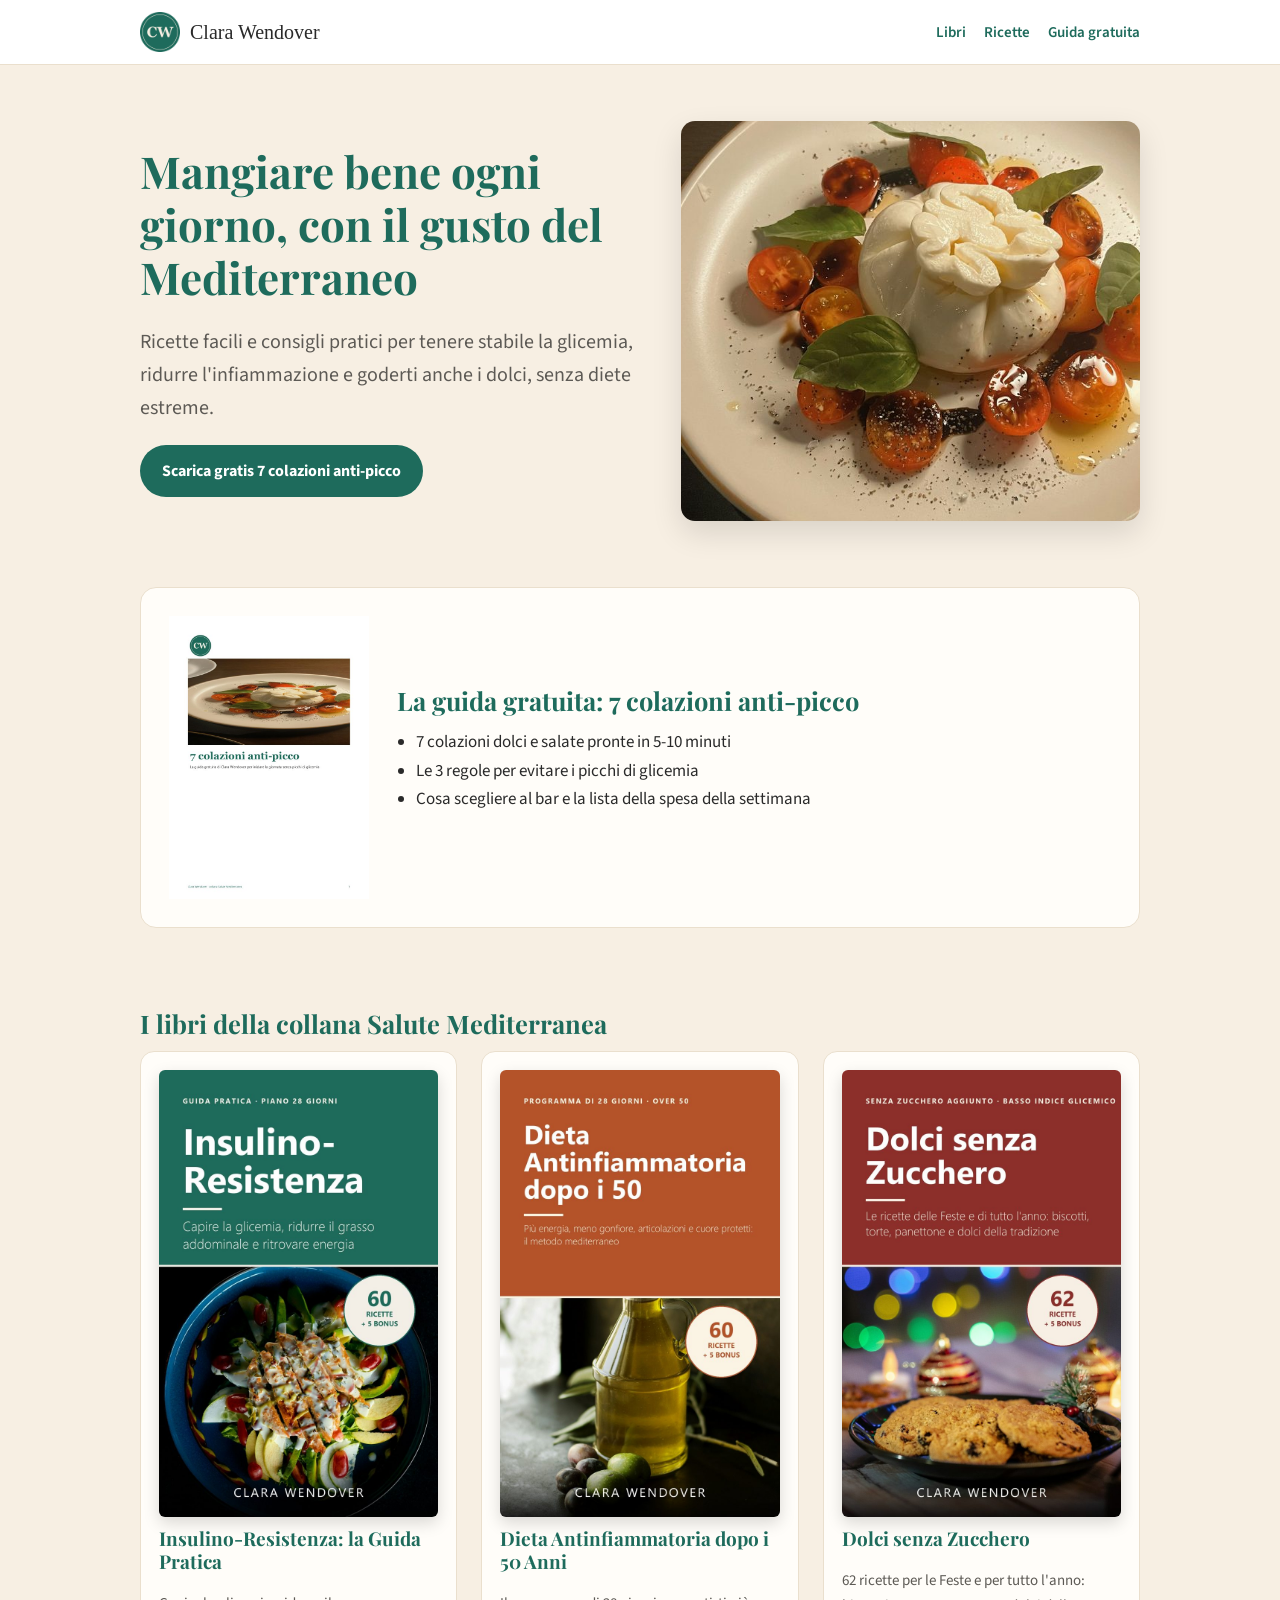
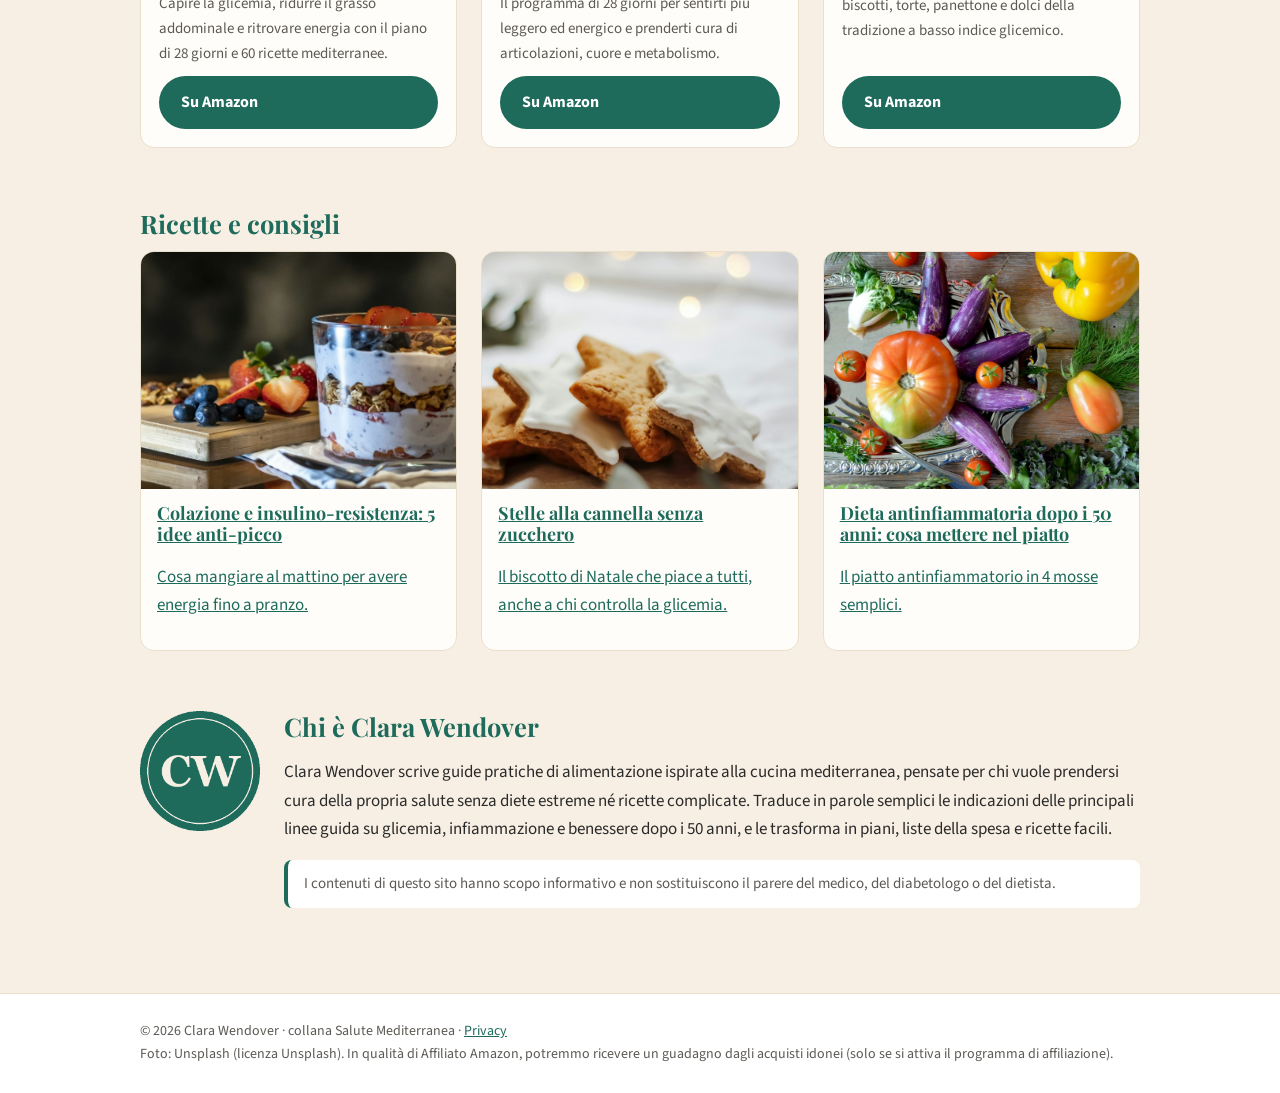
<file: index.html>
<!doctype html>
<html lang="it">
<head>
<meta charset="utf-8">
<meta name="viewport" content="width=device-width, initial-scale=1">
<title>Clara Wendover · Cucina mediterranea per glicemia, infiammazione e dolci senza zucchero</title>
<meta name="description" content="Ricette mediterranee e consigli pratici per tenere stabile la glicemia, ridurre l'infiammazione e preparare dolci senza zucchero. Scarica gratis la guida 7 colazioni anti-picco.">
<link rel="icon" href="img/monogramma_CW_400.png">
<link rel="preconnect" href="https://fonts.googleapis.com">
<link href="https://fonts.googleapis.com/css2?family=Playfair+Display:wght@600;700&family=Source+Sans+3:wght@400;600;700&display=swap" rel="stylesheet">
<link rel="stylesheet" href="style.css">
<meta property="og:title" content="Clara Wendover · Salute Mediterranea">
<meta property="og:description" content="Scarica gratis: 7 colazioni anti-picco">
<meta property="og:image" content="img/foto_ricette.jpg">
<!-- MailerLite Universal -->
<script>
(function(w,d,e,u,f,l,n){w[f]=w[f]||function(){(w[f].q=w[f].q||[])
.push(arguments);},l=d.createElement(e),l.async=1,l.src=u,
n=d.getElementsByTagName(e)[0],n.parentNode.insertBefore(l,n);})
(window,document,'script','https://assets.mailerlite.com/js/universal.js','ml');
ml('account', '2681092');
</script>
<!-- End MailerLite Universal -->
</head>
<body>
<header class="top"><div class="wrap">
  <a class="brand" href="index.html"><img src="img/monogramma_CW_400.png" alt="">Clara Wendover</a>
  <nav><a href="#libri">Libri</a><a href="#ricette">Ricette</a><a href="#guida">Guida gratuita</a></nav>
</div></header>

<main class="wrap">
  <div class="hero">
    <div>
      <h1>Mangiare bene ogni giorno, con il gusto del Mediterraneo</h1>
      <p class="lead">Ricette facili e consigli pratici per tenere stabile la glicemia, ridurre l'infiammazione e goderti anche i dolci, senza diete estreme.</p>
      <a class="btn" href="#guida">Scarica gratis 7 colazioni anti-picco</a>
    </div>
    <img src="img/foto_ricette.jpg" alt="Piatto mediterraneo con verdure e formaggio fresco">
  </div>

  <div class="gift" id="guida">
    <img src="img/copertina_omaggio.jpg" alt="Copertina della guida 7 colazioni anti-picco">
    <div>
      <h2>La guida gratuita: 7 colazioni anti-picco</h2>
      <ul>
        <li>7 colazioni dolci e salate pronte in 5-10 minuti</li>
        <li>Le 3 regole per evitare i picchi di glicemia</li>
        <li>Cosa scegliere al bar e la lista della spesa della settimana</li>
      </ul>
      <div class="signup ml-box">
        <div class="ml-embedded" data-form="xZcqhg"></div>
      </div>
    </div>
  </div>

  <section id="libri">
    <h2>I libri della collana Salute Mediterranea</h2>
    <div class="books">
      <div class="book"><img src="img/cop_insulino.jpg" alt="Copertina Insulino-Resistenza"><h3>Insulino-Resistenza: la Guida Pratica</h3><p>Capire la glicemia, ridurre il grasso addominale e ritrovare energia con il piano di 28 giorni e 60 ricette mediterranee.</p><a class="btn" href="https://www.amazon.it/dp/B0HLPDKLWP">Su Amazon</a></div>
      <div class="book"><img src="img/cop_antinfiammatoria.jpg" alt="Copertina Dieta Antinfiammatoria dopo i 50 Anni"><h3>Dieta Antinfiammatoria dopo i 50 Anni</h3><p>Il programma di 28 giorni per sentirti più leggero ed energico e prenderti cura di articolazioni, cuore e metabolismo.</p><a class="btn" href="https://www.amazon.it/dp/B0HLP7PF4T">Su Amazon</a></div>
      <div class="book"><img src="img/cop_dolci.jpg" alt="Copertina Dolci senza Zucchero"><h3>Dolci senza Zucchero</h3><p>62 ricette per le Feste e per tutto l'anno: biscotti, torte, panettone e dolci della tradizione a basso indice glicemico.</p><a class="btn" href="https://www.amazon.it/dp/B0HLXK3VVM">Su Amazon</a></div>
    </div>
  </section>

  <section id="ricette">
    <h2>Ricette e consigli</h2>
    <div class="posts">
      <a class="post" href="colazione-insulino-resistenza.html"><img src="img/foto_colazione.jpg" alt=""><div><h3>Colazione e insulino-resistenza: 5 idee anti-picco</h3><p>Cosa mangiare al mattino per avere energia fino a pranzo.</p></div></a>
      <a class="post" href="stelle-cannella-senza-zucchero.html"><img src="img/foto_zimtsterne.jpg" alt=""><div><h3>Stelle alla cannella senza zucchero</h3><p>Il biscotto di Natale che piace a tutti, anche a chi controlla la glicemia.</p></div></a>
      <a class="post" href="dieta-antinfiammatoria-dopo-50.html"><img src="img/foto_verdure.jpg" alt=""><div><h3>Dieta antinfiammatoria dopo i 50 anni: cosa mettere nel piatto</h3><p>Il piatto antinfiammatorio in 4 mosse semplici.</p></div></a>
    </div>
  </section>

  <section class="about" id="autrice">
    <img src="img/monogramma_CW_400.png" alt="Monogramma Clara Wendover" width="120">
    <div>
      <h2>Chi è Clara Wendover</h2>
      <p>Clara Wendover scrive guide pratiche di alimentazione ispirate alla cucina mediterranea, pensate per chi vuole prendersi cura della propria salute senza diete estreme né ricette complicate. Traduce in parole semplici le indicazioni delle principali linee guida su glicemia, infiammazione e benessere dopo i 50 anni, e le trasforma in piani, liste della spesa e ricette facili.</p>
      <p class="note">I contenuti di questo sito hanno scopo informativo e non sostituiscono il parere del medico, del diabetologo o del dietista.</p>
    </div>
  </section>
</main>

<footer><div class="wrap">
  © 2026 Clara Wendover · collana Salute Mediterranea · <a href="privacy.html">Privacy</a><br>
  Foto: Unsplash (licenza Unsplash). In qualità di Affiliato Amazon, potremmo ricevere un guadagno dagli acquisti idonei (solo se si attiva il programma di affiliazione).
</div></footer>
</body>
</html>
</file>
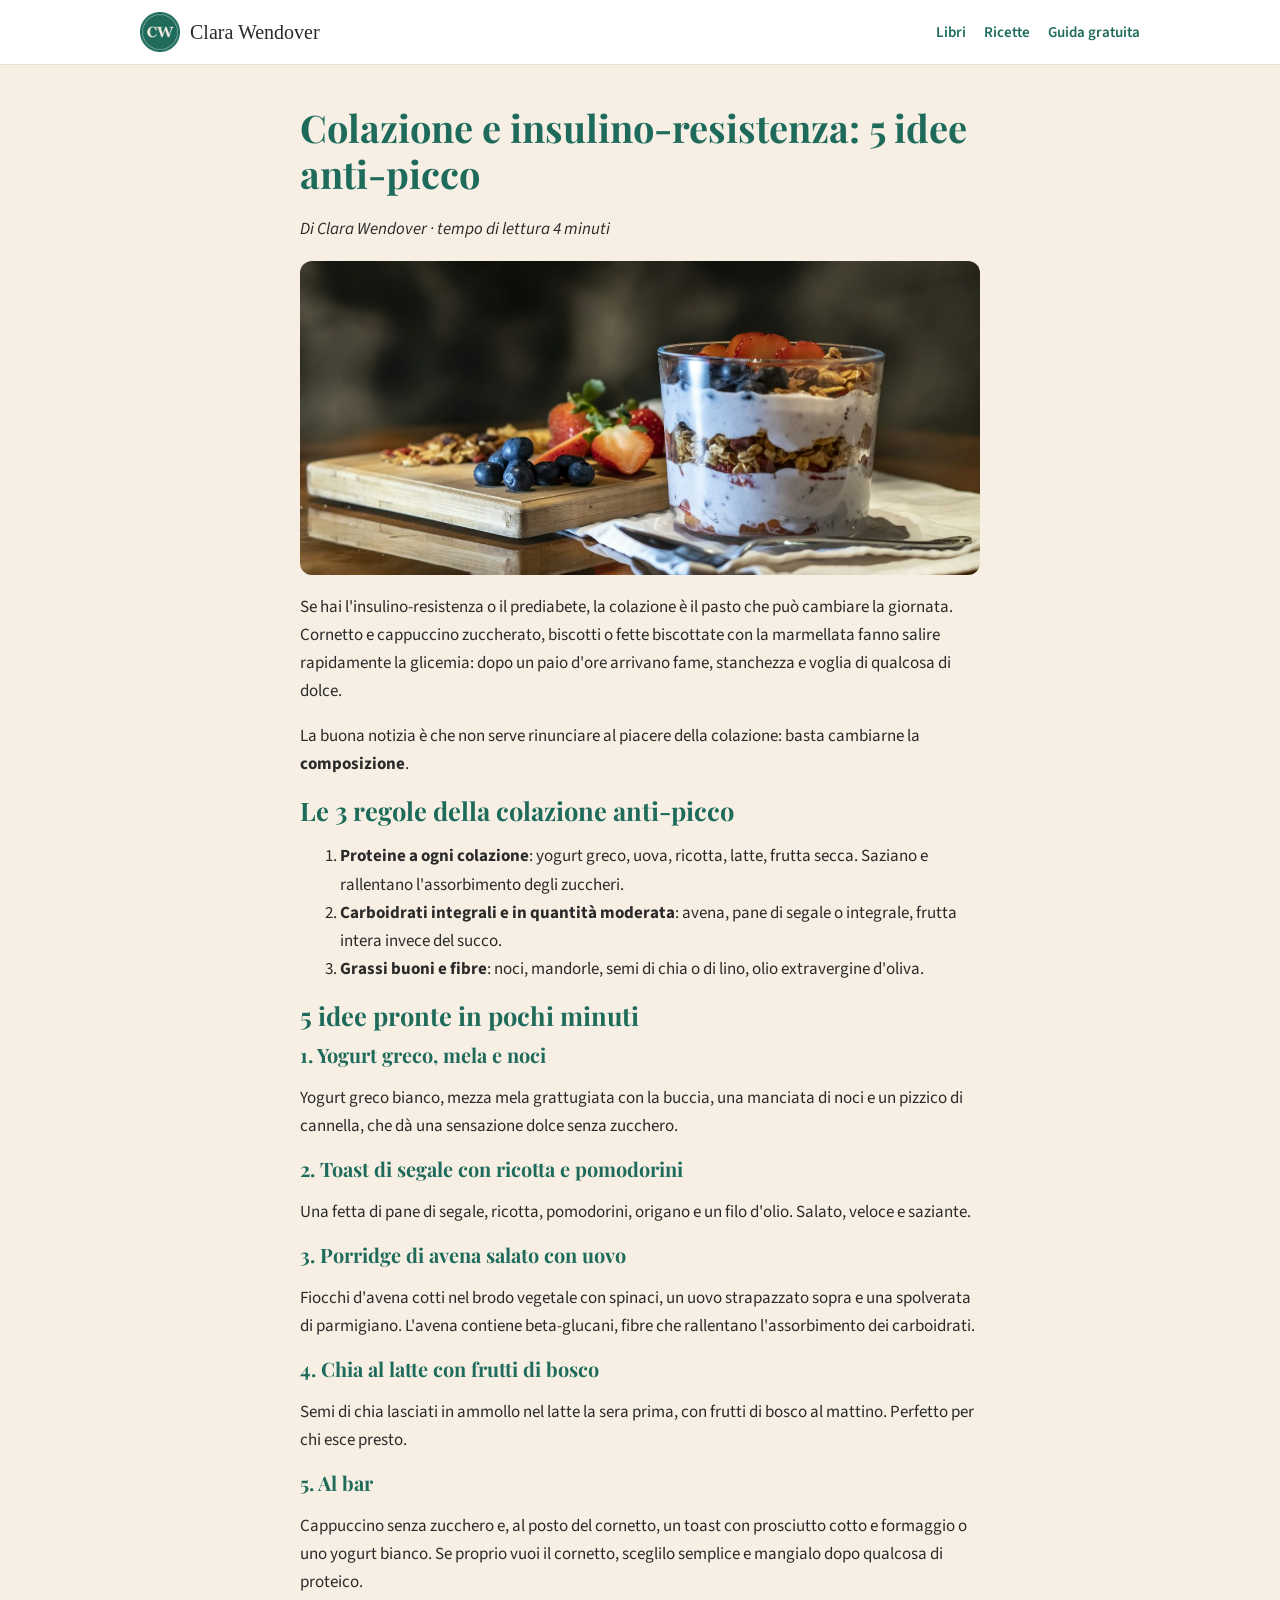
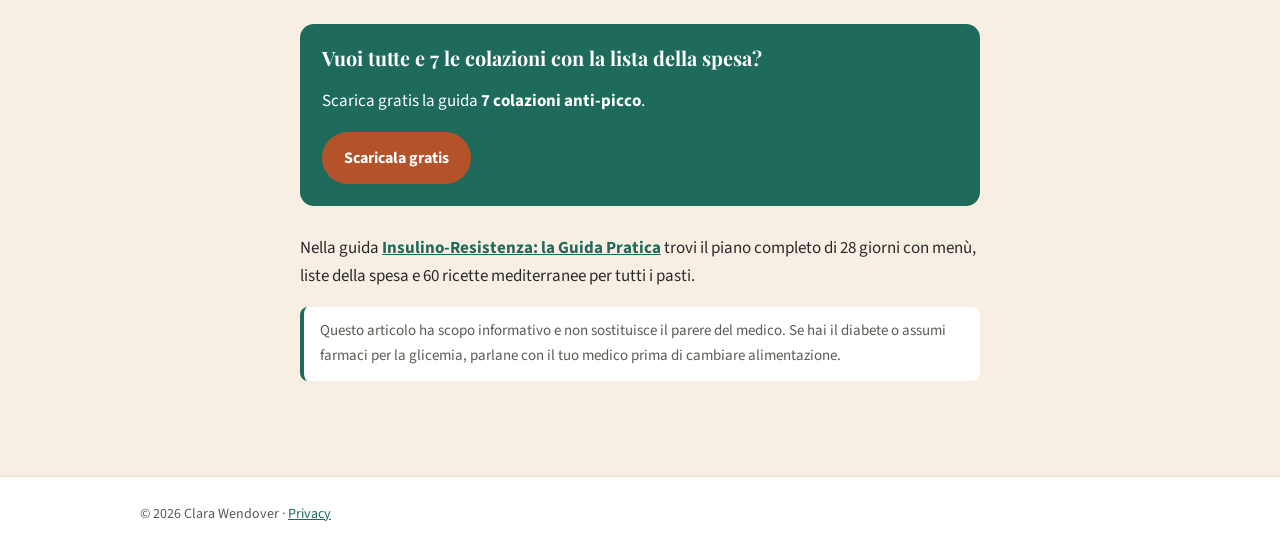
<file: colazione-insulino-resistenza.html>
<!doctype html>
<html lang="it">
<head>
<meta charset="utf-8"><meta name="viewport" content="width=device-width, initial-scale=1">
<title>Colazione e insulino-resistenza: 5 idee anti-picco · Clara Wendover</title>
<meta name="description" content="Cosa mangiare a colazione con l'insulino-resistenza o il prediabete: 3 regole semplici e 5 idee mediterranee, dolci e salate, per avere energia fino a pranzo.">
<link rel="icon" href="img/monogramma_CW_400.png">
<link href="https://fonts.googleapis.com/css2?family=Playfair+Display:wght@600;700&family=Source+Sans+3:wght@400;600;700&display=swap" rel="stylesheet">
<link rel="stylesheet" href="style.css">
</head>
<body>
<header class="top"><div class="wrap"><a class="brand" href="index.html"><img src="img/monogramma_CW_400.png" alt="">Clara Wendover</a><nav><a href="index.html#libri">Libri</a><a href="index.html#ricette">Ricette</a><a href="index.html#guida">Guida gratuita</a></nav></div></header>
<article class="page">
<h1>Colazione e insulino-resistenza: 5 idee anti-picco</h1>
<p><em>Di Clara Wendover · tempo di lettura 4 minuti</em></p>
<img src="img/foto_colazione.jpg" alt="Coppa di yogurt con frutta e cereali">
<p>Se hai l'insulino-resistenza o il prediabete, la colazione è il pasto che può cambiare la giornata. Cornetto e cappuccino zuccherato, biscotti o fette biscottate con la marmellata fanno salire rapidamente la glicemia: dopo un paio d'ore arrivano fame, stanchezza e voglia di qualcosa di dolce.</p>
<p>La buona notizia è che non serve rinunciare al piacere della colazione: basta cambiarne la <strong>composizione</strong>.</p>
<h2>Le 3 regole della colazione anti-picco</h2>
<ol>
<li><strong>Proteine a ogni colazione</strong>: yogurt greco, uova, ricotta, latte, frutta secca. Saziano e rallentano l'assorbimento degli zuccheri.</li>
<li><strong>Carboidrati integrali e in quantità moderata</strong>: avena, pane di segale o integrale, frutta intera invece del succo.</li>
<li><strong>Grassi buoni e fibre</strong>: noci, mandorle, semi di chia o di lino, olio extravergine d'oliva.</li>
</ol>
<h2>5 idee pronte in pochi minuti</h2>
<h3>1. Yogurt greco, mela e noci</h3>
<p>Yogurt greco bianco, mezza mela grattugiata con la buccia, una manciata di noci e un pizzico di cannella, che dà una sensazione dolce senza zucchero.</p>
<h3>2. Toast di segale con ricotta e pomodorini</h3>
<p>Una fetta di pane di segale, ricotta, pomodorini, origano e un filo d'olio. Salato, veloce e saziante.</p>
<h3>3. Porridge di avena salato con uovo</h3>
<p>Fiocchi d'avena cotti nel brodo vegetale con spinaci, un uovo strapazzato sopra e una spolverata di parmigiano. L'avena contiene beta-glucani, fibre che rallentano l'assorbimento dei carboidrati.</p>
<h3>4. Chia al latte con frutti di bosco</h3>
<p>Semi di chia lasciati in ammollo nel latte la sera prima, con frutti di bosco al mattino. Perfetto per chi esce presto.</p>
<h3>5. Al bar</h3>
<p>Cappuccino senza zucchero e, al posto del cornetto, un toast con prosciutto cotto e formaggio o uno yogurt bianco. Se proprio vuoi il cornetto, sceglilo semplice e mangialo dopo qualcosa di proteico.</p>
<div class="cta"><h3>Vuoi tutte e 7 le colazioni con la lista della spesa?</h3><p>Scarica gratis la guida <strong>7 colazioni anti-picco</strong>.</p><a class="btn alt" href="index.html#guida">Scaricala gratis</a></div>
<p>Nella guida <strong><a href="https://www.amazon.it/dp/B0HLPDKLWP">Insulino-Resistenza: la Guida Pratica</a></strong> trovi il piano completo di 28 giorni con menù, liste della spesa e 60 ricette mediterranee per tutti i pasti.</p>
<p class="note">Questo articolo ha scopo informativo e non sostituisce il parere del medico. Se hai il diabete o assumi farmaci per la glicemia, parlane con il tuo medico prima di cambiare alimentazione.</p>
</article>
<footer><div class="wrap">© 2026 Clara Wendover · <a href="privacy.html">Privacy</a></div></footer>
</body></html>
</file>
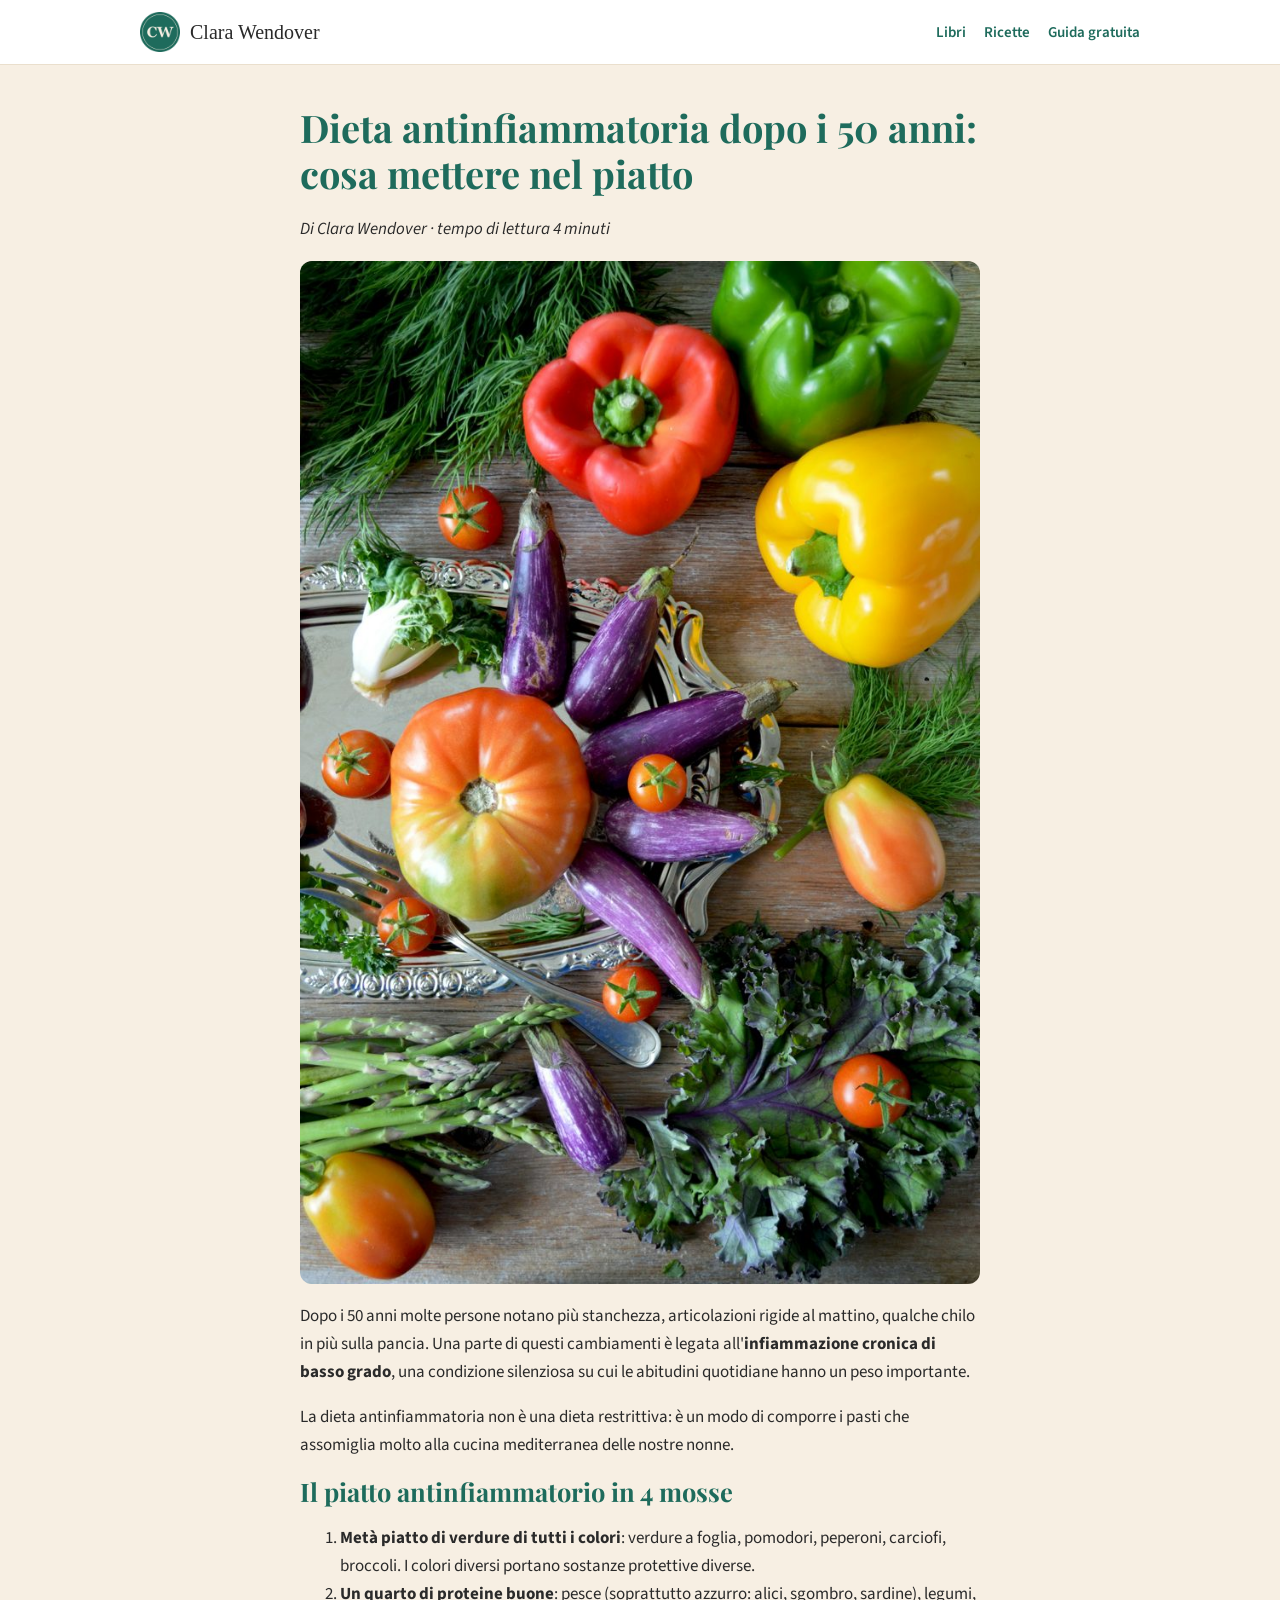
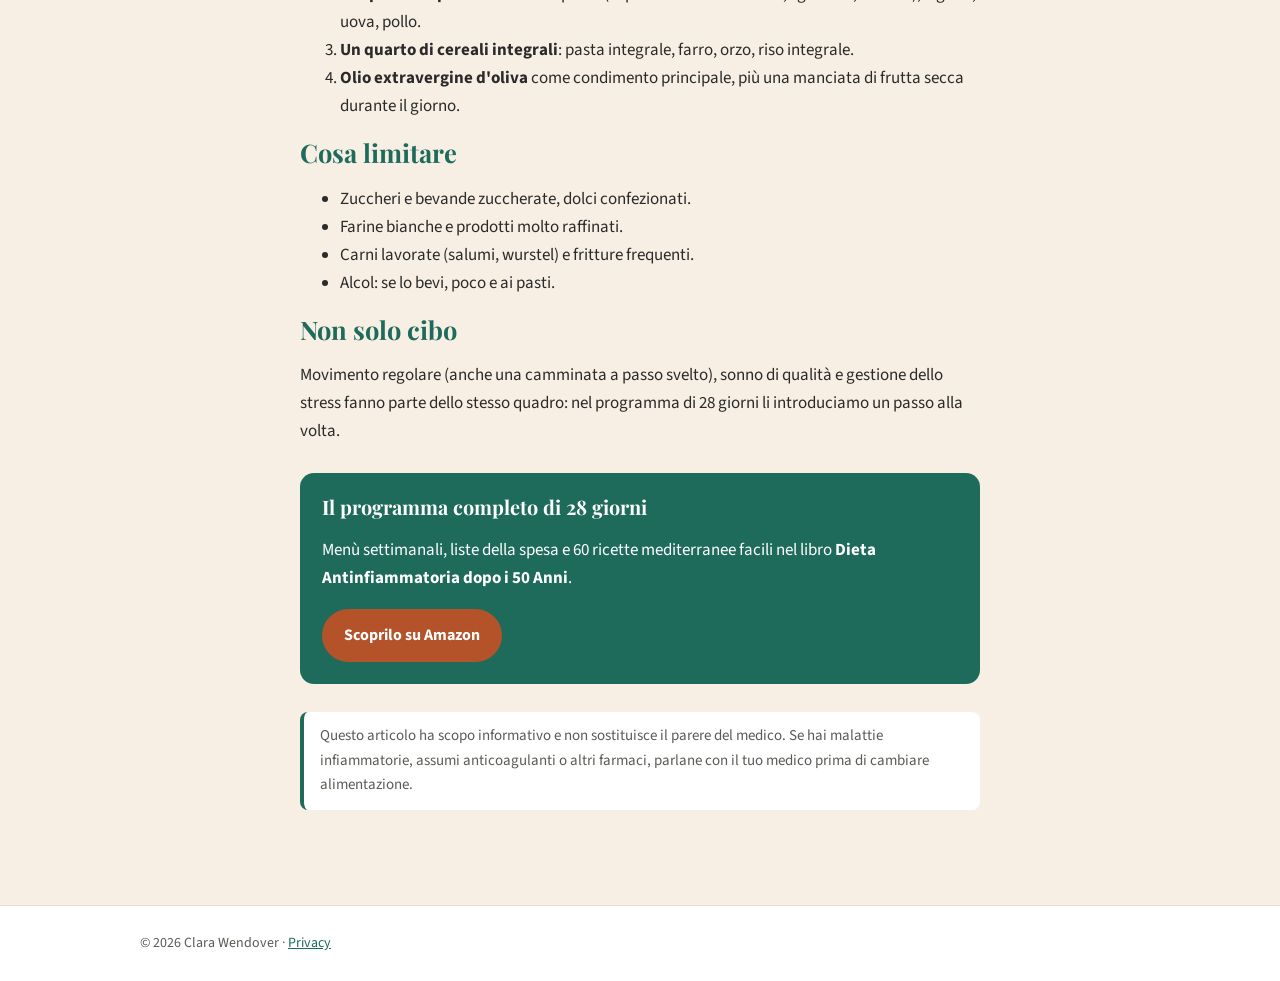
<file: dieta-antinfiammatoria-dopo-50.html>
<!doctype html>
<html lang="it">
<head>
<meta charset="utf-8"><meta name="viewport" content="width=device-width, initial-scale=1">
<title>Dieta antinfiammatoria dopo i 50 anni: cosa mettere nel piatto · Clara Wendover</title>
<meta name="description" content="Come impostare una dieta antinfiammatoria dopo i 50 anni con la cucina mediterranea: il piatto in 4 mosse, i cibi da preferire e quelli da limitare, senza diete estreme.">
<link rel="icon" href="img/monogramma_CW_400.png">
<link href="https://fonts.googleapis.com/css2?family=Playfair+Display:wght@600;700&family=Source+Sans+3:wght@400;600;700&display=swap" rel="stylesheet">
<link rel="stylesheet" href="style.css">
</head>
<body>
<header class="top"><div class="wrap"><a class="brand" href="index.html"><img src="img/monogramma_CW_400.png" alt="">Clara Wendover</a><nav><a href="index.html#libri">Libri</a><a href="index.html#ricette">Ricette</a><a href="index.html#guida">Guida gratuita</a></nav></div></header>
<article class="page">
<h1>Dieta antinfiammatoria dopo i 50 anni: cosa mettere nel piatto</h1>
<p><em>Di Clara Wendover · tempo di lettura 4 minuti</em></p>
<img src="img/foto_verdure.jpg" alt="Verdure colorate di stagione">
<p>Dopo i 50 anni molte persone notano più stanchezza, articolazioni rigide al mattino, qualche chilo in più sulla pancia. Una parte di questi cambiamenti è legata all'<strong>infiammazione cronica di basso grado</strong>, una condizione silenziosa su cui le abitudini quotidiane hanno un peso importante.</p>
<p>La dieta antinfiammatoria non è una dieta restrittiva: è un modo di comporre i pasti che assomiglia molto alla cucina mediterranea delle nostre nonne.</p>
<h2>Il piatto antinfiammatorio in 4 mosse</h2>
<ol>
<li><strong>Metà piatto di verdure di tutti i colori</strong>: verdure a foglia, pomodori, peperoni, carciofi, broccoli. I colori diversi portano sostanze protettive diverse.</li>
<li><strong>Un quarto di proteine buone</strong>: pesce (soprattutto azzurro: alici, sgombro, sardine), legumi, uova, pollo.</li>
<li><strong>Un quarto di cereali integrali</strong>: pasta integrale, farro, orzo, riso integrale.</li>
<li><strong>Olio extravergine d'oliva</strong> come condimento principale, più una manciata di frutta secca durante il giorno.</li>
</ol>
<h2>Cosa limitare</h2>
<ul>
<li>Zuccheri e bevande zuccherate, dolci confezionati.</li>
<li>Farine bianche e prodotti molto raffinati.</li>
<li>Carni lavorate (salumi, wurstel) e fritture frequenti.</li>
<li>Alcol: se lo bevi, poco e ai pasti.</li>
</ul>
<h2>Non solo cibo</h2>
<p>Movimento regolare (anche una camminata a passo svelto), sonno di qualità e gestione dello stress fanno parte dello stesso quadro: nel programma di 28 giorni li introduciamo un passo alla volta.</p>
<div class="cta"><h3>Il programma completo di 28 giorni</h3><p>Menù settimanali, liste della spesa e 60 ricette mediterranee facili nel libro <strong>Dieta Antinfiammatoria dopo i 50 Anni</strong>.</p><a class="btn alt" href="https://www.amazon.it/dp/B0HLP7PF4T">Scoprilo su Amazon</a></div>
<p class="note">Questo articolo ha scopo informativo e non sostituisce il parere del medico. Se hai malattie infiammatorie, assumi anticoagulanti o altri farmaci, parlane con il tuo medico prima di cambiare alimentazione.</p>
</article>
<footer><div class="wrap">© 2026 Clara Wendover · <a href="privacy.html">Privacy</a></div></footer>
</body></html>
</file>
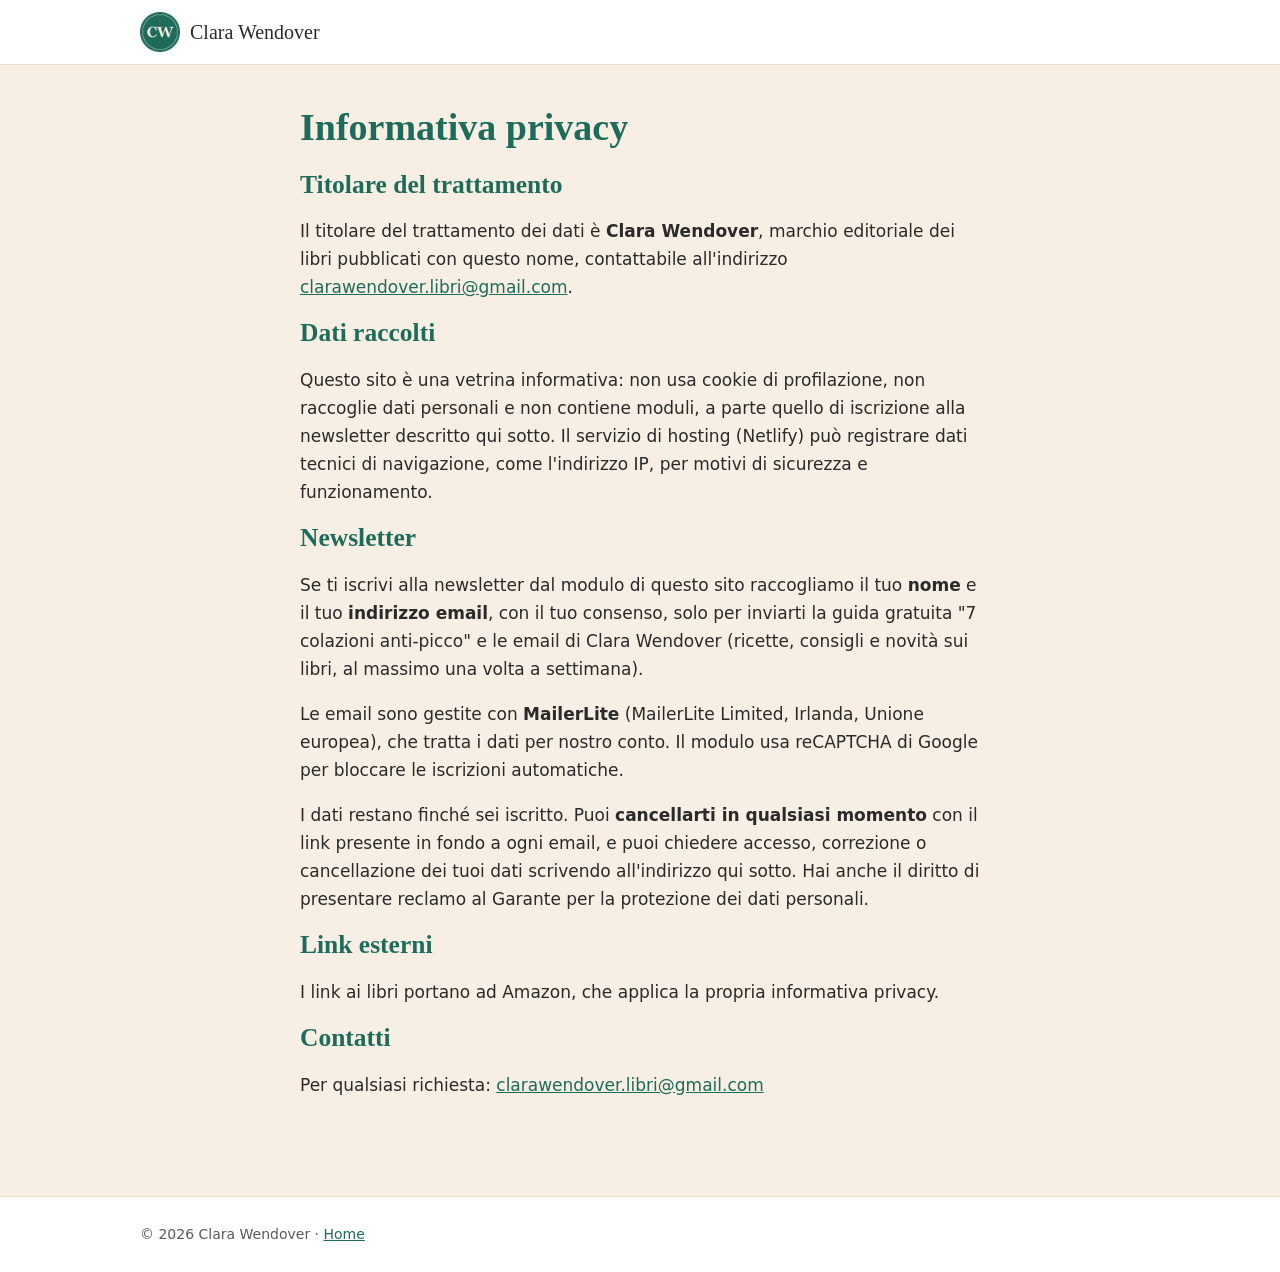
<file: privacy.html>
<!doctype html>
<html lang="it">
<head>
<meta charset="utf-8"><meta name="viewport" content="width=device-width, initial-scale=1">
<title>Privacy · Clara Wendover</title>
<link rel="icon" href="img/monogramma_CW_400.png">
<link rel="stylesheet" href="style.css">
</head>
<body>
<header class="top"><div class="wrap"><a class="brand" href="index.html"><img src="img/monogramma_CW_400.png" alt="">Clara Wendover</a></div></header>
<article class="page">
<h1>Informativa privacy</h1>
<h2>Titolare del trattamento</h2>
<p>Il titolare del trattamento dei dati è <strong>Clara Wendover</strong>, marchio editoriale dei libri pubblicati con questo nome, contattabile all'indirizzo <a href="mailto:clarawendover.libri@gmail.com">clarawendover.libri@gmail.com</a>.</p>
<h2>Dati raccolti</h2>
<p>Questo sito è una vetrina informativa: non usa cookie di profilazione, non raccoglie dati personali e non contiene moduli, a parte quello di iscrizione alla newsletter descritto qui sotto. Il servizio di hosting (Netlify) può registrare dati tecnici di navigazione, come l'indirizzo IP, per motivi di sicurezza e funzionamento.</p>
<h2>Newsletter</h2>
<p>Se ti iscrivi alla newsletter dal modulo di questo sito raccogliamo il tuo <strong>nome</strong> e il tuo <strong>indirizzo email</strong>, con il tuo consenso, solo per inviarti la guida gratuita "7 colazioni anti-picco" e le email di Clara Wendover (ricette, consigli e novità sui libri, al massimo una volta a settimana).</p>
<p>Le email sono gestite con <strong>MailerLite</strong> (MailerLite Limited, Irlanda, Unione europea), che tratta i dati per nostro conto. Il modulo usa reCAPTCHA di Google per bloccare le iscrizioni automatiche.</p>
<p>I dati restano finché sei iscritto. Puoi <strong>cancellarti in qualsiasi momento</strong> con il link presente in fondo a ogni email, e puoi chiedere accesso, correzione o cancellazione dei tuoi dati scrivendo all'indirizzo qui sotto. Hai anche il diritto di presentare reclamo al Garante per la protezione dei dati personali.</p>
<h2>Link esterni</h2>
<p>I link ai libri portano ad Amazon, che applica la propria informativa privacy.</p>
<h2>Contatti</h2>
<p>Per qualsiasi richiesta: <a href="mailto:clarawendover.libri@gmail.com">clarawendover.libri@gmail.com</a></p>
</article>
<footer><div class="wrap">© 2026 Clara Wendover · <a href="index.html">Home</a></div></footer>
</body></html>
</file>
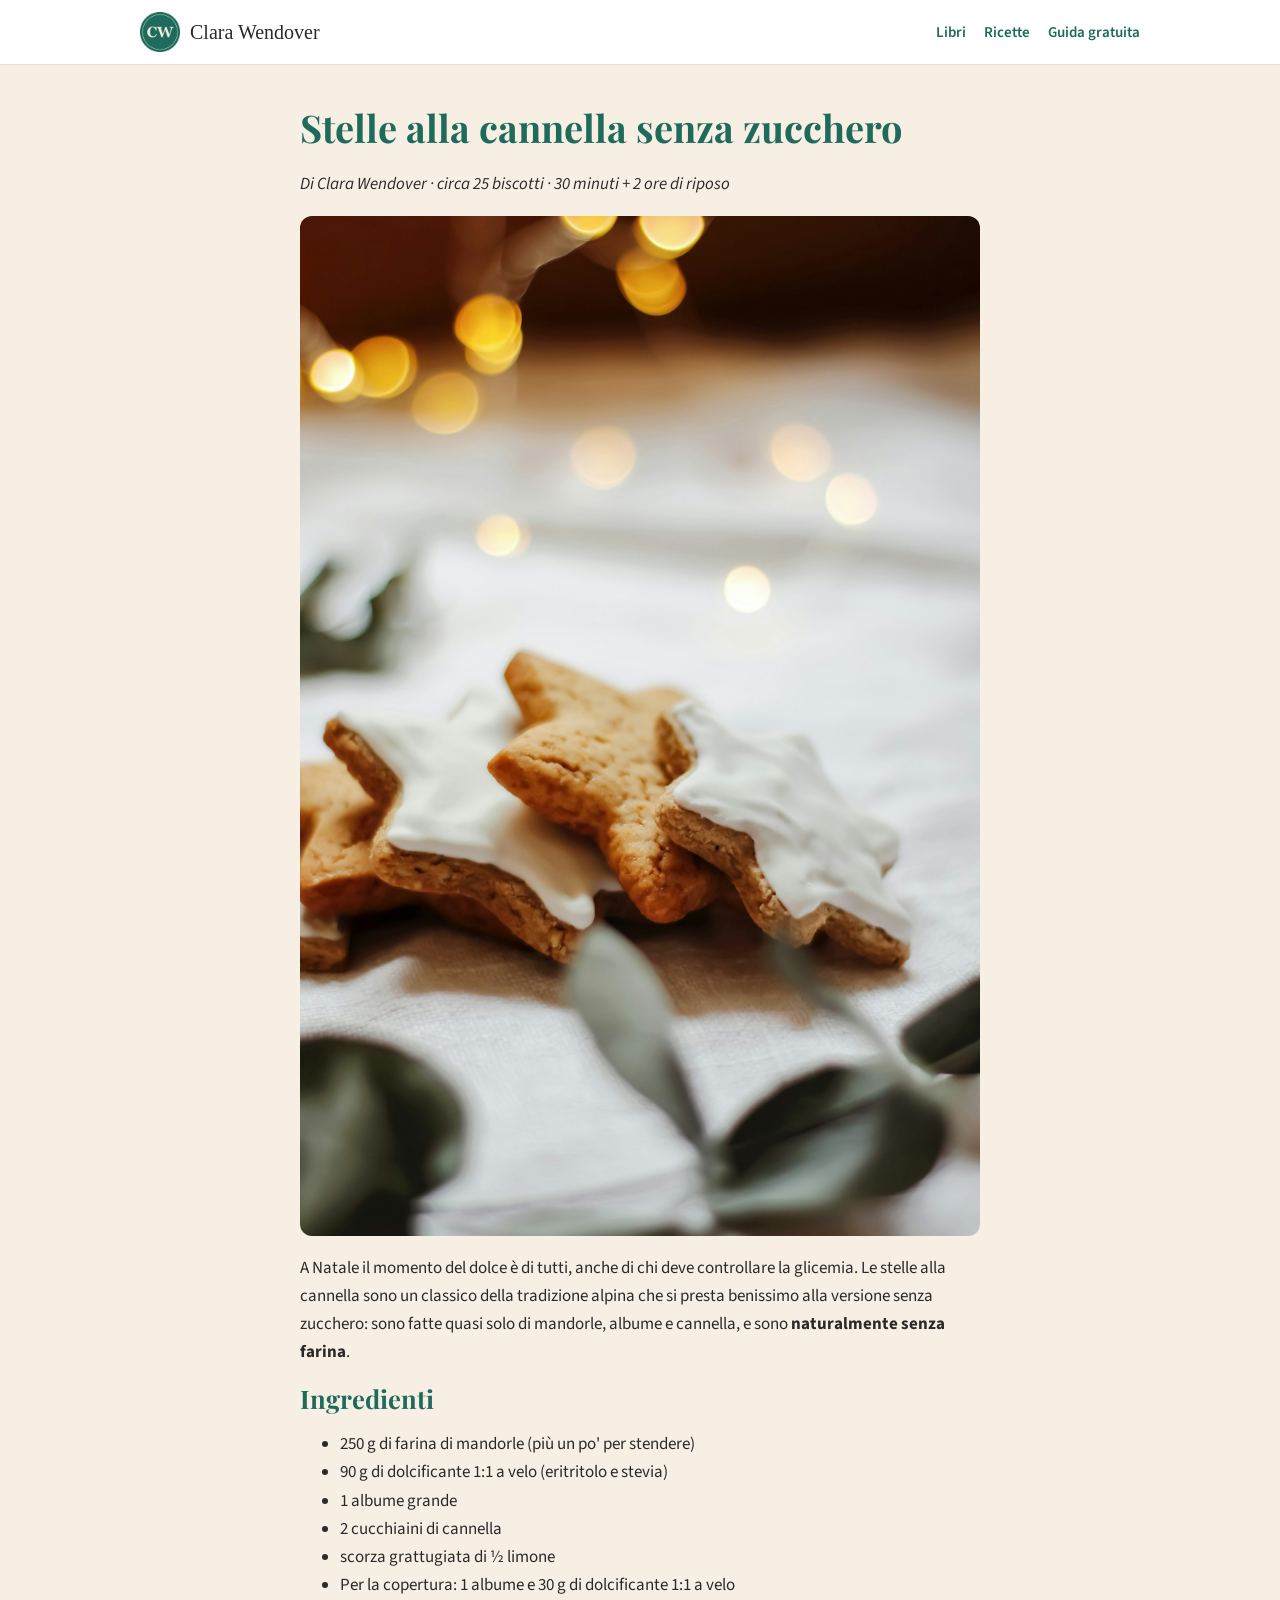
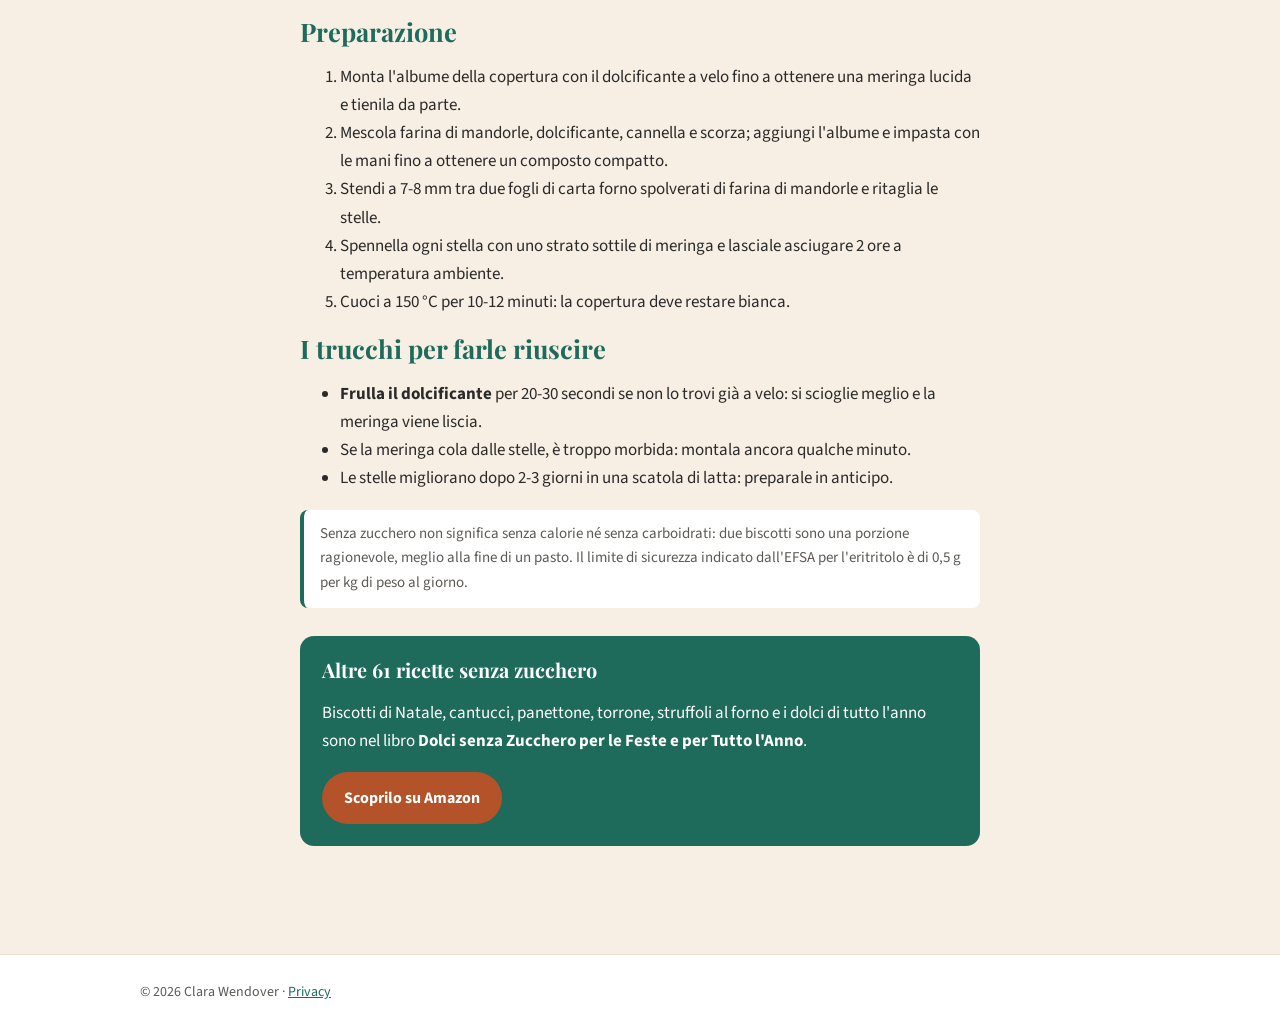
<file: stelle-cannella-senza-zucchero.html>
<!doctype html>
<html lang="it">
<head>
<meta charset="utf-8"><meta name="viewport" content="width=device-width, initial-scale=1">
<title>Stelle alla cannella senza zucchero: biscotti di Natale per diabetici · Clara Wendover</title>
<meta name="description" content="La ricetta delle stelle alla cannella e mandorle senza zucchero aggiunto: biscotti di Natale senza farina, adatti a chi controlla la glicemia. Con i trucchi per farle riuscire.">
<link rel="icon" href="img/monogramma_CW_400.png">
<link href="https://fonts.googleapis.com/css2?family=Playfair+Display:wght@600;700&family=Source+Sans+3:wght@400;600;700&display=swap" rel="stylesheet">
<link rel="stylesheet" href="style.css">
</head>
<body>
<header class="top"><div class="wrap"><a class="brand" href="index.html"><img src="img/monogramma_CW_400.png" alt="">Clara Wendover</a><nav><a href="index.html#libri">Libri</a><a href="index.html#ricette">Ricette</a><a href="index.html#guida">Guida gratuita</a></nav></div></header>
<article class="page">
<h1>Stelle alla cannella senza zucchero</h1>
<p><em>Di Clara Wendover · circa 25 biscotti · 30 minuti + 2 ore di riposo</em></p>
<img src="img/foto_zimtsterne.jpg" alt="Stelle alla cannella con la copertura bianca di meringa">
<p>A Natale il momento del dolce è di tutti, anche di chi deve controllare la glicemia. Le stelle alla cannella sono un classico della tradizione alpina che si presta benissimo alla versione senza zucchero: sono fatte quasi solo di mandorle, albume e cannella, e sono <strong>naturalmente senza farina</strong>.</p>
<h2>Ingredienti</h2>
<ul>
<li>250 g di farina di mandorle (più un po' per stendere)</li>
<li>90 g di dolcificante 1:1 a velo (eritritolo e stevia)</li>
<li>1 albume grande</li>
<li>2 cucchiaini di cannella</li>
<li>scorza grattugiata di ½ limone</li>
<li>Per la copertura: 1 albume e 30 g di dolcificante 1:1 a velo</li>
</ul>
<h2>Preparazione</h2>
<ol>
<li>Monta l'albume della copertura con il dolcificante a velo fino a ottenere una meringa lucida e tienila da parte.</li>
<li>Mescola farina di mandorle, dolcificante, cannella e scorza; aggiungi l'albume e impasta con le mani fino a ottenere un composto compatto.</li>
<li>Stendi a 7-8 mm tra due fogli di carta forno spolverati di farina di mandorle e ritaglia le stelle.</li>
<li>Spennella ogni stella con uno strato sottile di meringa e lasciale asciugare 2 ore a temperatura ambiente.</li>
<li>Cuoci a 150 °C per 10-12 minuti: la copertura deve restare bianca.</li>
</ol>
<h2>I trucchi per farle riuscire</h2>
<ul>
<li><strong>Frulla il dolcificante</strong> per 20-30 secondi se non lo trovi già a velo: si scioglie meglio e la meringa viene liscia.</li>
<li>Se la meringa cola dalle stelle, è troppo morbida: montala ancora qualche minuto.</li>
<li>Le stelle migliorano dopo 2-3 giorni in una scatola di latta: preparale in anticipo.</li>
</ul>
<p class="note">Senza zucchero non significa senza calorie né senza carboidrati: due biscotti sono una porzione ragionevole, meglio alla fine di un pasto. Il limite di sicurezza indicato dall'EFSA per l'eritritolo è di 0,5 g per kg di peso al giorno.</p>
<div class="cta"><h3>Altre 61 ricette senza zucchero</h3><p>Biscotti di Natale, cantucci, panettone, torrone, struffoli al forno e i dolci di tutto l'anno sono nel libro <strong>Dolci senza Zucchero per le Feste e per Tutto l'Anno</strong>.</p><a class="btn alt" href="https://www.amazon.it/dp/B0HLXK3VVM">Scoprilo su Amazon</a></div>
</article>
<footer><div class="wrap">© 2026 Clara Wendover · <a href="privacy.html">Privacy</a></div></footer>
</body></html>
</file>
<file: style.css>
:root{--green:#1E6B5C;--terra:#B4532A;--bord:#8C2F2A;--cream:#F7EFE3;--ink:#2A2A2A;--muted:#5d5a55;--card:#fffdf9}
*{box-sizing:border-box}
body{margin:0;background:var(--cream);color:var(--ink);font:17px/1.65 "Source Sans 3","Segoe UI",system-ui,sans-serif}
h1,h2,h3{font-family:"Playfair Display",Georgia,serif;line-height:1.2;color:var(--green);margin:0 0 .5em}
a{color:var(--green)}
img{max-width:100%;height:auto;display:block}
.wrap{max-width:1040px;margin:0 auto;padding:0 20px}
header.top{background:#fff;border-bottom:1px solid #eadfcd}
header.top .wrap{display:flex;align-items:center;justify-content:space-between;gap:16px;padding:12px 20px}
.brand{display:flex;align-items:center;gap:10px;text-decoration:none;font-family:Georgia,serif;font-size:20px;color:var(--ink)}
.brand img{width:40px;height:40px}
nav a{margin-left:18px;text-decoration:none;font-weight:600;font-size:15px}
.hero{display:grid;grid-template-columns:1.1fr 1fr;gap:36px;align-items:center;padding:56px 0}
.hero h1{font-size:44px}
.hero p.lead{font-size:20px;color:var(--muted)}
.hero img{border-radius:14px;box-shadow:0 12px 30px rgba(0,0,0,.12);width:100%;height:400px;object-fit:cover}
.btn{display:inline-block;background:var(--green);color:#fff;padding:13px 22px;border-radius:999px;text-decoration:none;font-weight:700;border:0;cursor:pointer;font-size:16px}
.btn.alt{background:var(--terra)}
.gift{background:var(--card);border:1px solid #eadfcd;border-radius:16px;padding:28px;display:grid;grid-template-columns:200px 1fr;gap:28px;align-items:center;margin:10px 0 50px}
.gift ul{margin:.3em 0 1em;padding-left:1.1em}
.signup{background:#fff;border:2px dashed #cfc2ab;border-radius:12px;padding:16px;color:var(--muted);font-size:15px}
section{padding:30px 0}
.books{display:grid;grid-template-columns:repeat(3,1fr);gap:24px}
.book{background:var(--card);border:1px solid #eadfcd;border-radius:14px;padding:18px;display:flex;flex-direction:column;gap:10px}
.book img{border-radius:6px;box-shadow:0 6px 16px rgba(0,0,0,.15)}
.book h3{font-size:19px}
.book p{margin:0;color:var(--muted);font-size:15px;flex:1}
.posts{display:grid;grid-template-columns:repeat(3,1fr);gap:24px}
.post{background:var(--card);border-radius:14px;overflow:hidden;border:1px solid #eadfcd}
.post img{aspect-ratio:4/3;object-fit:cover;width:100%}
.post div{padding:14px 16px}
.post h3{font-size:18px}
.about{display:grid;grid-template-columns:120px 1fr;gap:24px;align-items:start}
article.page{max-width:720px;margin:0 auto;padding:40px 20px}
article.page h1{font-size:38px}
article.page img{border-radius:12px;margin:18px 0}
.note{background:#fff;border-left:4px solid var(--green);padding:12px 16px;border-radius:8px;font-size:15px;color:var(--muted)}
.cta{background:var(--green);color:#fff;border-radius:14px;padding:22px;margin:28px 0}
.cta h3{color:#fff}
.cta a{color:#fff}
footer{background:#fff;border-top:1px solid #eadfcd;padding:26px 0;margin-top:40px;font-size:14px;color:var(--muted)}
@media (max-width:820px){.hero,.gift,.about{grid-template-columns:1fr}.books,.posts{grid-template-columns:1fr}.hero h1{font-size:34px}nav a{margin-left:10px}}
.signup.ml-box{background:none;border:0;padding:0}
</file>
